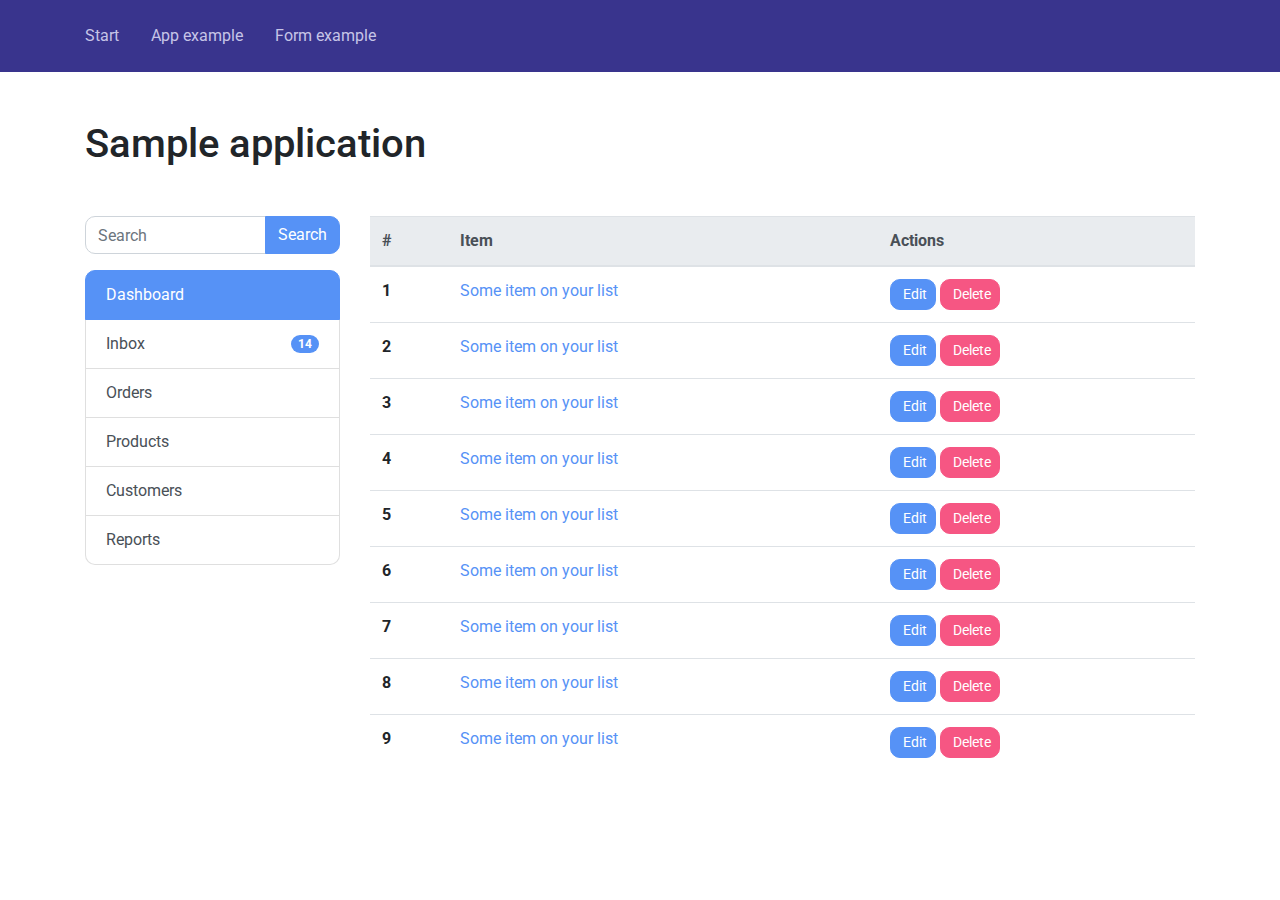
<file: app.html>
<!DOCTYPE html>
<html lang="en">
  <head>
    <!-- Required meta tags -->
    <meta charset="utf-8">
    <meta name="viewport" content="width=device-width, initial-scale=1, shrink-to-fit=no">
    <title>Hello World - Bootstrap Theme</title>

    <link rel="stylesheet" href="https://use.fontawesome.com/releases/v5.6.3/css/all.css" integrity="sha384-UHRtZLI+pbxtHCWp1t77Bi1L4ZtiqrqD80Kn4Z8NTSRyMA2Fd33n5dQ8lWUE00s/" crossorigin="anonymous">
    
    <link rel="stylesheet" href="css/bootstrap4-hello-world.min.css">
    
    
    <link href="https://fonts.googleapis.com/css?family=Fredoka+One|Roboto:300,400" rel="stylesheet">
    
    
  </head>
  <body>

  <div class="bg-dark navbar-dark text-white">
    <div class="container">
      <nav class="navbar px-0 navbar-expand-lg navbar-dark">
        <button class="navbar-toggler" type="button" data-toggle="collapse" data-target="#navbarNavAltMarkup" aria-controls="navbarNavAltMarkup" aria-expanded="false" aria-label="Toggle navigation">
          <span class="navbar-toggler-icon"></span>
        </button>
        <div class="collapse navbar-collapse" id="navbarNavAltMarkup">
          <div class="navbar-nav">
            <a href="index.html" class="pl-md-0 p-3 text-light">Start</a>
            <a href="app.html" class="p-3 text-decoration-none text-light">App example</a>
            <a href="form.html" class="p-3 text-decoration-none text-light">Form example</a>
          </div>
        </div>
      </nav>

    </div>
  </div>


  
<div class="container py-5 mb5">
  <h1 class="mb-5">Sample application</h1>

  <div class="row">
    <div class="col-md-3">
        <form class="mb-3">
          <div class="input-group">
            <input type="text" class="form-control" placeholder="Search">
            <div class="input-group-append">
              <button type="submit" class="btn btn-primary">Search</button>
            </div>
          </div>
        </form>

        <div class="list-group">
          <a href="#" class="list-group-item list-group-item-action active"> Dashboard </a>
          <a href="#" class="list-group-item list-group-item-action d-flex justify-content-between align-items-center">
            Inbox
            <span class="badge badge-primary badge-pill ml-auto">14</span>
          </a>
          <a href="#" class="list-group-item list-group-item-action">Orders</a>
          <a href="#" class="list-group-item list-group-item-action">Products</a>
          <a href="#" class="list-group-item list-group-item-action">Customers</a>
          <a href="#" class="list-group-item list-group-item-action">Reports</a>
        </div>
    </div>
    <div class="col-md-9">

      <div class="row d-none">
        <div class="col-md-6">
          <div class="card">
            <div class="card-body">
              <h4 class="card-title">Card title</h4>
              <p class="card-text">
                Some quick example text to build on the card title
                and make up the bulk of the card's content.
              </p>
              <!--<a href="#!" class="btn btn-primary">Go somewhere</a>-->
            </div>
          </div>
        </div>
      </div>

      <table class="table">
  <thead class="thead-light">
    <tr>
      <th scope="col">#</th>
      <th scope="col">Item</th>
      <th scope="col">Actions</th>
    </tr>
  </thead>
  <tbody>
  
    <tr>
      <th scope="row">1</th>
      <td>
        <a href="#">
        Some item on your list
        </a>
      </td>
      <td>
        <a href="#" class="btn btn-sm btn-primary my-1 my-sm-0">
          <span class="fas fa-edit mr-1"></span>
          Edit</a>
        <a href="#" class="btn btn-sm btn-danger my-1 my-sm-0">
          <span class="fas fa-trash mr-1"></span>
          Delete</a>
      </td>
    </tr>
  
    <tr>
      <th scope="row">2</th>
      <td>
        <a href="#">
        Some item on your list
        </a>
      </td>
      <td>
        <a href="#" class="btn btn-sm btn-primary my-1 my-sm-0">
          <span class="fas fa-edit mr-1"></span>
          Edit</a>
        <a href="#" class="btn btn-sm btn-danger my-1 my-sm-0">
          <span class="fas fa-trash mr-1"></span>
          Delete</a>
      </td>
    </tr>
  
    <tr>
      <th scope="row">3</th>
      <td>
        <a href="#">
        Some item on your list
        </a>
      </td>
      <td>
        <a href="#" class="btn btn-sm btn-primary my-1 my-sm-0">
          <span class="fas fa-edit mr-1"></span>
          Edit</a>
        <a href="#" class="btn btn-sm btn-danger my-1 my-sm-0">
          <span class="fas fa-trash mr-1"></span>
          Delete</a>
      </td>
    </tr>
  
    <tr>
      <th scope="row">4</th>
      <td>
        <a href="#">
        Some item on your list
        </a>
      </td>
      <td>
        <a href="#" class="btn btn-sm btn-primary my-1 my-sm-0">
          <span class="fas fa-edit mr-1"></span>
          Edit</a>
        <a href="#" class="btn btn-sm btn-danger my-1 my-sm-0">
          <span class="fas fa-trash mr-1"></span>
          Delete</a>
      </td>
    </tr>
  
    <tr>
      <th scope="row">5</th>
      <td>
        <a href="#">
        Some item on your list
        </a>
      </td>
      <td>
        <a href="#" class="btn btn-sm btn-primary my-1 my-sm-0">
          <span class="fas fa-edit mr-1"></span>
          Edit</a>
        <a href="#" class="btn btn-sm btn-danger my-1 my-sm-0">
          <span class="fas fa-trash mr-1"></span>
          Delete</a>
      </td>
    </tr>
  
    <tr>
      <th scope="row">6</th>
      <td>
        <a href="#">
        Some item on your list
        </a>
      </td>
      <td>
        <a href="#" class="btn btn-sm btn-primary my-1 my-sm-0">
          <span class="fas fa-edit mr-1"></span>
          Edit</a>
        <a href="#" class="btn btn-sm btn-danger my-1 my-sm-0">
          <span class="fas fa-trash mr-1"></span>
          Delete</a>
      </td>
    </tr>
  
    <tr>
      <th scope="row">7</th>
      <td>
        <a href="#">
        Some item on your list
        </a>
      </td>
      <td>
        <a href="#" class="btn btn-sm btn-primary my-1 my-sm-0">
          <span class="fas fa-edit mr-1"></span>
          Edit</a>
        <a href="#" class="btn btn-sm btn-danger my-1 my-sm-0">
          <span class="fas fa-trash mr-1"></span>
          Delete</a>
      </td>
    </tr>
  
    <tr>
      <th scope="row">8</th>
      <td>
        <a href="#">
        Some item on your list
        </a>
      </td>
      <td>
        <a href="#" class="btn btn-sm btn-primary my-1 my-sm-0">
          <span class="fas fa-edit mr-1"></span>
          Edit</a>
        <a href="#" class="btn btn-sm btn-danger my-1 my-sm-0">
          <span class="fas fa-trash mr-1"></span>
          Delete</a>
      </td>
    </tr>
  
    <tr>
      <th scope="row">9</th>
      <td>
        <a href="#">
        Some item on your list
        </a>
      </td>
      <td>
        <a href="#" class="btn btn-sm btn-primary my-1 my-sm-0">
          <span class="fas fa-edit mr-1"></span>
          Edit</a>
        <a href="#" class="btn btn-sm btn-danger my-1 my-sm-0">
          <span class="fas fa-trash mr-1"></span>
          Delete</a>
      </td>
    </tr>
  
  </tbody>
</table>

    </div>
  </div>

</div>



    <!-- Optional JavaScript -->
    <!-- jQuery first, then Popper.js, then Bootstrap JS -->

  <script src="https://code.jquery.com/jquery-3.3.1.slim.min.js" integrity="sha384-q8i/X+965DzO0rT7abK41JStQIAqVgRVzpbzo5smXKp4YfRvH+8abtTE1Pi6jizo" crossorigin="anonymous"></script>
  <script src="https://cdnjs.cloudflare.com/ajax/libs/popper.js/1.14.7/umd/popper.min.js" integrity="sha384-UO2eT0CpHqdSJQ6hJty5KVphtPhzWj9WO1clHTMGa3JDZwrnQq4sF86dIHNDz0W1" crossorigin="anonymous"></script>
  <script src="https://stackpath.bootstrapcdn.com/bootstrap/4.3.1/js/bootstrap.min.js" integrity="sha384-JjSmVgyd0p3pXB1rRibZUAYoIIy6OrQ6VrjIEaFf/nJGzIxFDsf4x0xIM+B07jRM" crossorigin="anonymous"></script>

  </body>
</html>
</file>
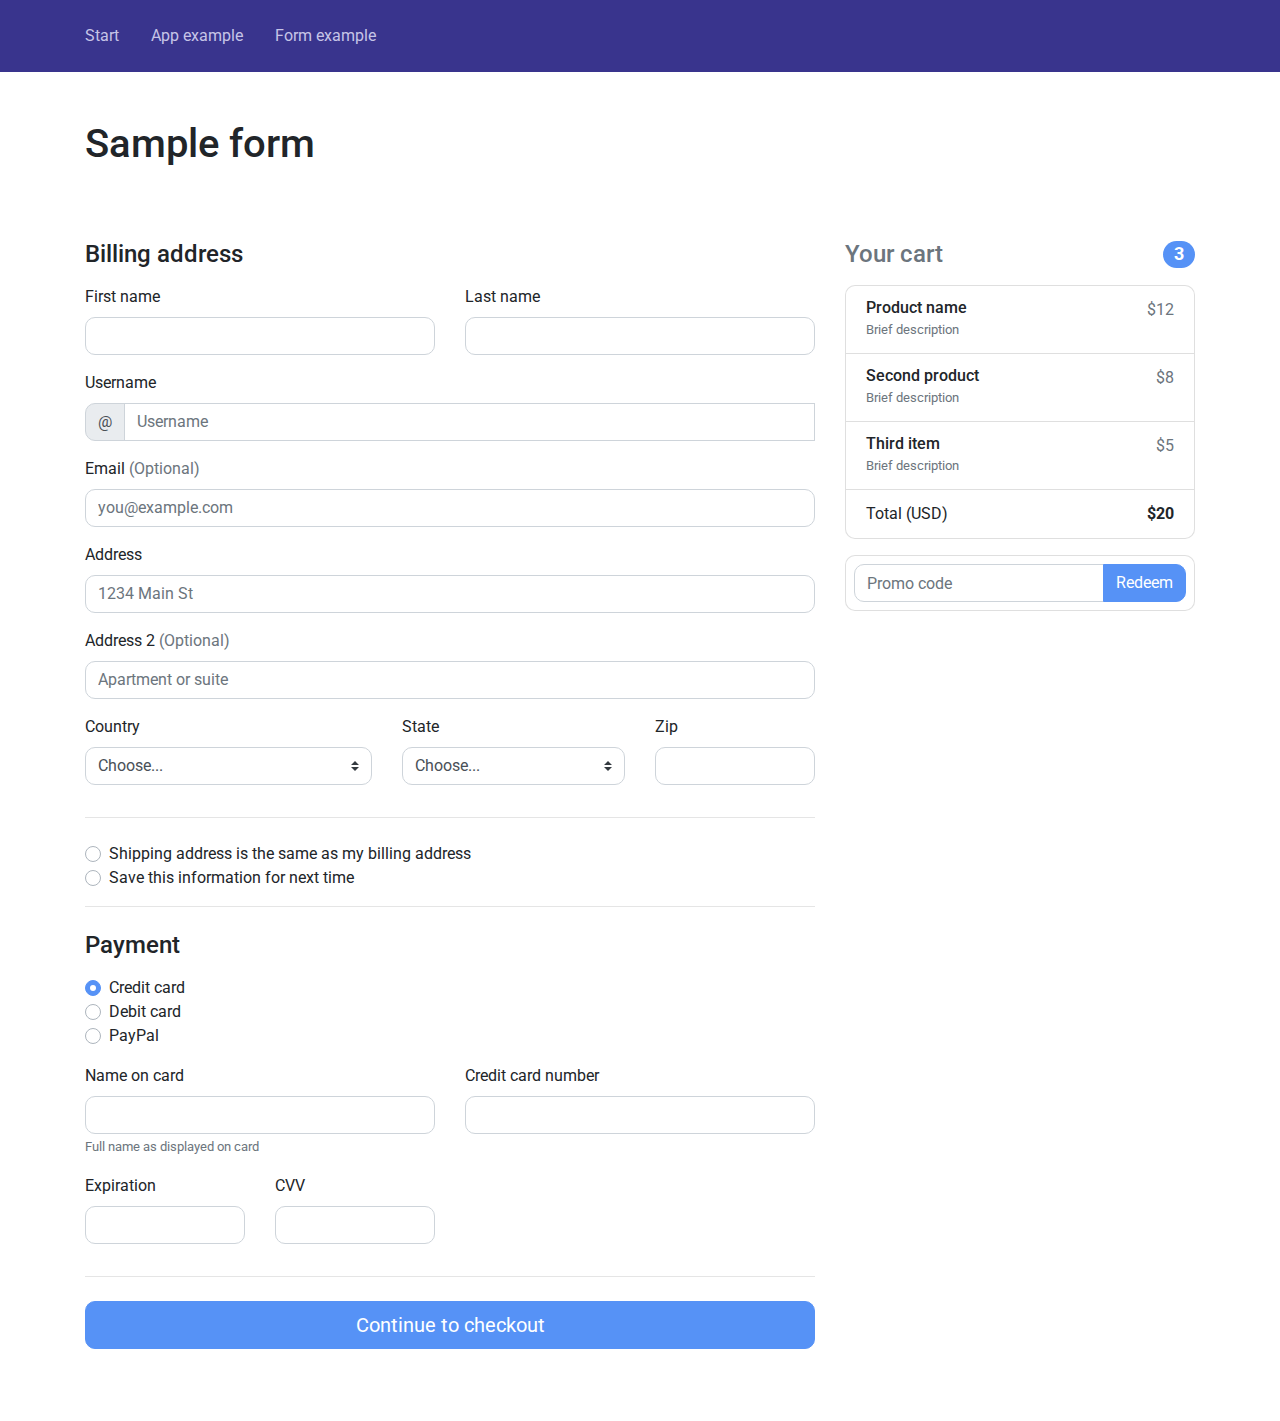
<file: form.html>
<!DOCTYPE html>
<html lang="en">
  <head>
    <!-- Required meta tags -->
    <meta charset="utf-8">
    <meta name="viewport" content="width=device-width, initial-scale=1, shrink-to-fit=no">
    <title>Hello World - Bootstrap Theme</title>

    <link rel="stylesheet" href="https://use.fontawesome.com/releases/v5.6.3/css/all.css" integrity="sha384-UHRtZLI+pbxtHCWp1t77Bi1L4ZtiqrqD80Kn4Z8NTSRyMA2Fd33n5dQ8lWUE00s/" crossorigin="anonymous">
    
    <link rel="stylesheet" href="css/bootstrap4-hello-world.min.css">
    
    
    <link href="https://fonts.googleapis.com/css?family=Fredoka+One|Roboto:300,400" rel="stylesheet">
    
    
  </head>
  <body>

  <div class="bg-dark navbar-dark text-white">
    <div class="container">
      <nav class="navbar px-0 navbar-expand-lg navbar-dark">
        <button class="navbar-toggler" type="button" data-toggle="collapse" data-target="#navbarNavAltMarkup" aria-controls="navbarNavAltMarkup" aria-expanded="false" aria-label="Toggle navigation">
          <span class="navbar-toggler-icon"></span>
        </button>
        <div class="collapse navbar-collapse" id="navbarNavAltMarkup">
          <div class="navbar-nav">
            <a href="index.html" class="pl-md-0 p-3 text-light">Start</a>
            <a href="app.html" class="p-3 text-decoration-none text-light">App example</a>
            <a href="form.html" class="p-3 text-decoration-none text-light">Form example</a>
          </div>
        </div>
      </nav>

    </div>
  </div>


  
<div class="container py-5 mb5">

  <h1 class="mb-5">Sample form</h1>

  <div class="row py-4">
    <div class="col-md-4 order-md-2 mb-4">
      <h4 class="d-flex justify-content-between align-items-center mb-3">
        <span class="text-muted">Your cart</span>
        <span class="badge badge-primary badge-pill">3</span>
      </h4>
      <ul class="list-group mb-3">
        <li class="list-group-item d-flex justify-content-between lh-condensed">
          <div>
            <h6 class="my-0">Product name</h6>
            <small class="text-muted">Brief description</small>
          </div>
          <span class="text-muted">$12</span>
        </li>
        <li class="list-group-item d-flex justify-content-between lh-condensed">
          <div>
            <h6 class="my-0">Second product</h6>
            <small class="text-muted">Brief description</small>
          </div>
          <span class="text-muted">$8</span>
        </li>
        <li class="list-group-item d-flex justify-content-between lh-condensed">
          <div>
            <h6 class="my-0">Third item</h6>
            <small class="text-muted">Brief description</small>
          </div>
          <span class="text-muted">$5</span>
        </li>
        <li class="list-group-item d-flex justify-content-between">
          <span>Total (USD)</span>
          <strong>$20</strong>
        </li>
      </ul>

      <form class="card p-2">
        <div class="input-group">
          <input type="text" class="form-control" placeholder="Promo code">
          <div class="input-group-append">
            <button type="submit" class="btn btn-primary">Redeem</button>
          </div>
        </div>
      </form>
    </div>
    <div class="col-md-8 order-md-1">
      <h4 class="mb-3">Billing address</h4>
      <form class="needs-validation" novalidate>
        <div class="row">
          <div class="col-md-6 mb-3">
            <label for="firstName">First name</label>
            <input type="text" class="form-control" id="firstName" placeholder="" value="" required>
            <div class="invalid-feedback">
              Valid first name is required.
            </div>
          </div>
          <div class="col-md-6 mb-3">
            <label for="lastName">Last name</label>
            <input type="text" class="form-control" id="lastName" placeholder="" value="" required>
            <div class="invalid-feedback">
              Valid last name is required.
            </div>
          </div>
        </div>

        <div class="mb-3">
          <label for="username">Username</label>
          <div class="input-group">
            <div class="input-group-prepend">
              <span class="input-group-text">@</span>
            </div>
            <input type="text" class="form-control" id="username" placeholder="Username" required>
            <div class="invalid-feedback" style="width: 100%;">
              Your username is required.
            </div>
          </div>
        </div>

        <div class="mb-3">
          <label for="email">Email <span class="text-muted">(Optional)</span></label>
          <input type="email" class="form-control" id="email" placeholder="you@example.com">
          <div class="invalid-feedback">
            Please enter a valid email address for shipping updates.
          </div>
        </div>

        <div class="mb-3">
          <label for="address">Address</label>
          <input type="text" class="form-control" id="address" placeholder="1234 Main St" required>
          <div class="invalid-feedback">
            Please enter your shipping address.
          </div>
        </div>

        <div class="mb-3">
          <label for="address2">Address 2 <span class="text-muted">(Optional)</span></label>
          <input type="text" class="form-control" id="address2" placeholder="Apartment or suite">
        </div>

        <div class="row">
          <div class="col-md-5 mb-3">
            <label for="country">Country</label>
            <select class="custom-select d-block w-100" id="country" required>
              <option value="">Choose...</option>
              <option>United States</option>
            </select>
            <div class="invalid-feedback">
              Please select a valid country.
            </div>
          </div>
          <div class="col-md-4 mb-3">
            <label for="state">State</label>
            <select class="custom-select d-block w-100" id="state" required>
              <option value="">Choose...</option>
              <option>California</option>
            </select>
            <div class="invalid-feedback">
              Please provide a valid state.
            </div>
          </div>
          <div class="col-md-3 mb-3">
            <label for="zip">Zip</label>
            <input type="text" class="form-control" id="zip" placeholder="" required>
            <div class="invalid-feedback">
              Zip code required.
            </div>
          </div>
        </div>
        <hr class="mb-4">
        <div class="custom-control custom-checkbox">
          <input type="checkbox" class="custom-control-input" id="same-address">
          <label class="custom-control-label" for="same-address">Shipping address is the same as my billing address</label>
        </div>
        <div class="custom-control custom-checkbox">
          <input type="checkbox" class="custom-control-input" id="save-info">
          <label class="custom-control-label" for="save-info">Save this information for next time</label>
        </div>
        <hr class="mb-4">

        <h4 class="mb-3">Payment</h4>

        <div class="d-block my-3">
          <div class="custom-control custom-radio">
            <input id="credit" name="paymentMethod" type="radio" class="custom-control-input" checked required>
            <label class="custom-control-label" for="credit">Credit card</label>
          </div>
          <div class="custom-control custom-radio">
            <input id="debit" name="paymentMethod" type="radio" class="custom-control-input" required>
            <label class="custom-control-label" for="debit">Debit card</label>
          </div>
          <div class="custom-control custom-radio">
            <input id="paypal" name="paymentMethod" type="radio" class="custom-control-input" required>
            <label class="custom-control-label" for="paypal">PayPal</label>
          </div>
        </div>
        <div class="row">
          <div class="col-md-6 mb-3">
            <label for="cc-name">Name on card</label>
            <input type="text" class="form-control" id="cc-name" placeholder="" required>
            <small class="text-muted">Full name as displayed on card</small>
            <div class="invalid-feedback">
              Name on card is required
            </div>
          </div>
          <div class="col-md-6 mb-3">
            <label for="cc-number">Credit card number</label>
            <input type="text" class="form-control" id="cc-number" placeholder="" required>
            <div class="invalid-feedback">
              Credit card number is required
            </div>
          </div>
        </div>
        <div class="row">
          <div class="col-md-3 mb-3">
            <label for="cc-expiration">Expiration</label>
            <input type="text" class="form-control" id="cc-expiration" placeholder="" required>
            <div class="invalid-feedback">
              Expiration date required
            </div>
          </div>
          <div class="col-md-3 mb-3">
            <label for="cc-cvv">CVV</label>
            <input type="text" class="form-control" id="cc-cvv" placeholder="" required>
            <div class="invalid-feedback">
              Security code required
            </div>
          </div>
        </div>
        <hr class="mb-4">
        <button class="btn btn-primary btn-lg btn-block" type="submit">Continue to checkout</button>
      </form>
    </div>
  </div>
</div>



    <!-- Optional JavaScript -->
    <!-- jQuery first, then Popper.js, then Bootstrap JS -->

  <script src="https://code.jquery.com/jquery-3.3.1.slim.min.js" integrity="sha384-q8i/X+965DzO0rT7abK41JStQIAqVgRVzpbzo5smXKp4YfRvH+8abtTE1Pi6jizo" crossorigin="anonymous"></script>
  <script src="https://cdnjs.cloudflare.com/ajax/libs/popper.js/1.14.7/umd/popper.min.js" integrity="sha384-UO2eT0CpHqdSJQ6hJty5KVphtPhzWj9WO1clHTMGa3JDZwrnQq4sF86dIHNDz0W1" crossorigin="anonymous"></script>
  <script src="https://stackpath.bootstrapcdn.com/bootstrap/4.3.1/js/bootstrap.min.js" integrity="sha384-JjSmVgyd0p3pXB1rRibZUAYoIIy6OrQ6VrjIEaFf/nJGzIxFDsf4x0xIM+B07jRM" crossorigin="anonymous"></script>

  </body>
</html>
</file>
